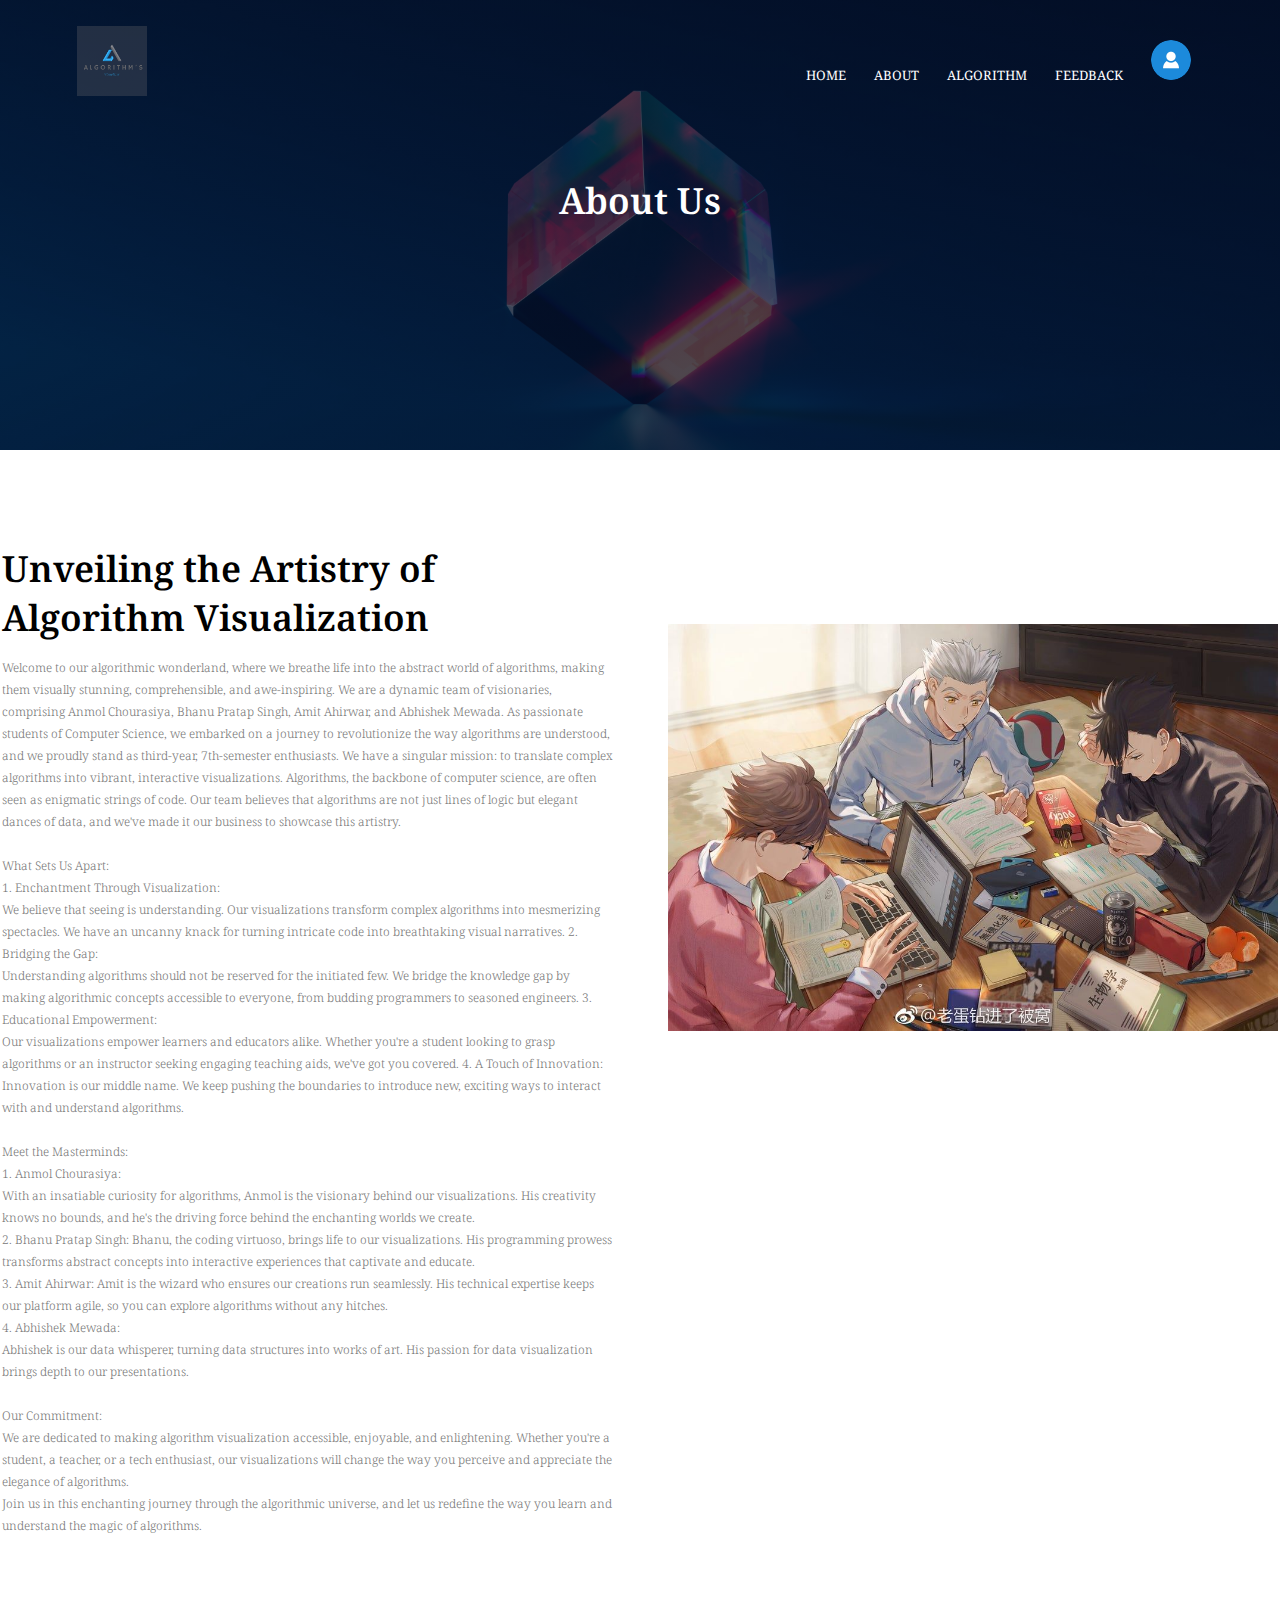
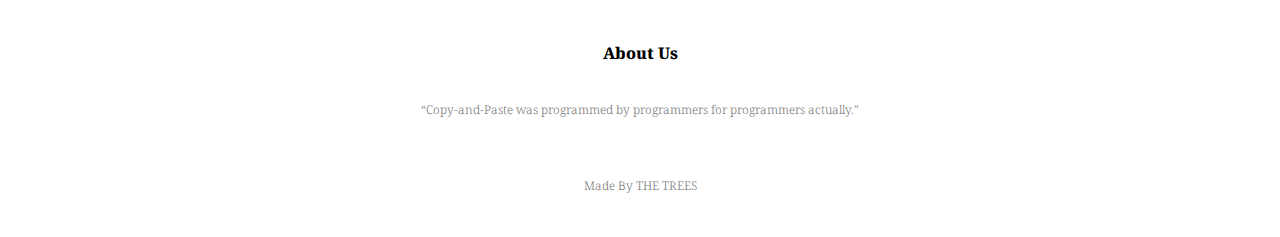
<file: about.html>
<!DOCTYPE html>
<html lang="en">

<head>
  <meta charset="UTF-8" />
  <meta http-equiv="X-UA-Compatible" content="IE=edge" />
  <meta name="viewport" content="width=device-width, initial-scale=1.0" />
  <title>University Website</title>
  <link rel="stylesheet" href="style.css" />
  <link rel="preconnect" href="https://fonts.googleapis.com" />
  <link rel="preconnect" href="https://fonts.gstatic.com" crossorigin />
  <link href="https://fonts.googleapis.com/css2?family=Noto+Serif:ital,wght@0,400;0,700;1,400;1,700&display=swap"
    rel="stylesheet" />
  <link rel="stylesheet" href="https://cdnjs.cloudflare.com/ajax/libs/font-awesome/6.2.1/css/all.min.css"
    integrity="sha512-MV7K8+y+gLIBoVD59lQIYicR65iaqukzvf/nwasF0nqhPay5w/9lJmVM2hMDcnK1OnMGCdVK+iQrJ7lzPJQd1w=="
    crossorigin="anonymous" referrerpolicy="no-referrer" />

<body>
  <section class="sub-header">
    <nav>
      <a href="index.html"><img src="./images/test2.png" alt="" class="logo-image" /></a>
      <div class="nav-links" id="navLinks">
        <i class="fa-solid fa fa-xmark" onclick="hideMenu()"></i>
        <ul>
          <li><a href="./index.html">HOME</a></li>
          <li><a href="./about.html">ABOUT</a></li>
          <li><a href="./course.html">ALGORITHM</a></li>
          <li><a href="./contact.html">FEEDBACK</a></li>
          <li><a href="./login.html"><img src="./images/login.png" alt="" class="login-img"></a></li>
        </ul>
      </div>
      <i class="fa-solid fa fa-bars" onclick="showMenu()"></i>
    </nav>
    <h1>About Us</h1>
  </section>

  <!-- about us content -->

  <section class="about-us">
    <div class="row">
      <div class="about-col">
        <h1>Unveiling the Artistry of Algorithm Visualization</h1>
        <p>Welcome to our algorithmic wonderland, where we breathe life into the abstract world of algorithms, making
          them visually
          stunning, comprehensible, and awe-inspiring. We are a dynamic team of visionaries, comprising Anmol
          Chourasiya, Bhanu
          Pratap Singh, Amit Ahirwar, and Abhishek Mewada. As passionate students of Computer Science, we embarked on a
          journey to
          revolutionize the way algorithms are understood, and we proudly stand as third-year, 7th-semester enthusiasts.

          We have a singular mission: to translate complex algorithms into vibrant, interactive
          visualizations. Algorithms, the backbone of computer science, are often seen as enigmatic strings of code. Our
          team
          believes that algorithms are not just lines of logic but elegant dances of data, and we've made it our
          business to
          showcase this artistry.<br><br>

          What Sets Us Apart:<br>

          1. Enchantment Through Visualization:<br>
          We believe that seeing is understanding. Our visualizations transform complex algorithms into mesmerizing
          spectacles. We
          have an uncanny knack for turning intricate code into breathtaking visual narratives.

          2. Bridging the Gap:<br>
          Understanding algorithms should not be reserved for the initiated few. We bridge the knowledge gap by making
          algorithmic
          concepts accessible to everyone, from budding programmers to seasoned engineers.

          3. Educational Empowerment:<br>
          Our visualizations empower learners and educators alike. Whether you're a student looking to grasp algorithms
          or an
          instructor seeking engaging teaching aids, we've got you covered.

          4. A Touch of Innovation:<br>
          Innovation is our middle name. We keep pushing the boundaries to introduce new, exciting ways to interact with
          and
          understand algorithms.<br><br>

          Meet the Masterminds:<br>

          1. Anmol Chourasiya:<br>
          With an insatiable curiosity for algorithms, Anmol is the visionary behind our visualizations. His creativity
          knows no
          bounds, and he's the driving force behind the enchanting worlds we create.<br>

          2. Bhanu Pratap Singh:
          Bhanu, the coding virtuoso, brings life to our visualizations. His programming prowess transforms abstract
          concepts into
          interactive experiences that captivate and educate.<br>

          3. Amit Ahirwar:
          Amit is the wizard who ensures our creations run seamlessly. His technical expertise keeps our platform agile,
          so you
          can explore algorithms without any hitches.<br>

          4. Abhishek Mewada:<br>
          Abhishek is our data whisperer, turning data structures into works of art. His passion for data visualization
          brings
          depth to our presentations.<br><br>

          Our Commitment:<br>
          We are dedicated to making algorithm visualization accessible, enjoyable, and enlightening. Whether you're a
          student, a
          teacher, or a tech enthusiast, our visualizations will change the way you perceive and appreciate the elegance
          of
          algorithms.<br>

          Join us in this enchanting journey through the algorithmic universe, and let us redefine the way you learn and
          understand the magic of algorithms. </p>
      </div>
      <div class="about-col">
        <img src="images/weOur.jpg" alt="">
      </div>
    </div>
  </section>



  <section class="footer">
    <h4>About Us</h4>
    <p>“Copy-and-Paste was programmed by programmers for programmers actually.”</p>
    <div class="icons">
      <i class="fa-brands fa-facebook"></i>
      <i class="fa-brands fa-twitter"></i>
      <i class="fa-brands fa-instagram"></i>
      <i class="fa-brands fa-linkedin"></i>
    </div>
    <p>Made By <i class="fa-solid fa-heart"></i> THE TREES</p>
  </section>

  <script src="script.js"></script>
</body>

</html>
</file>
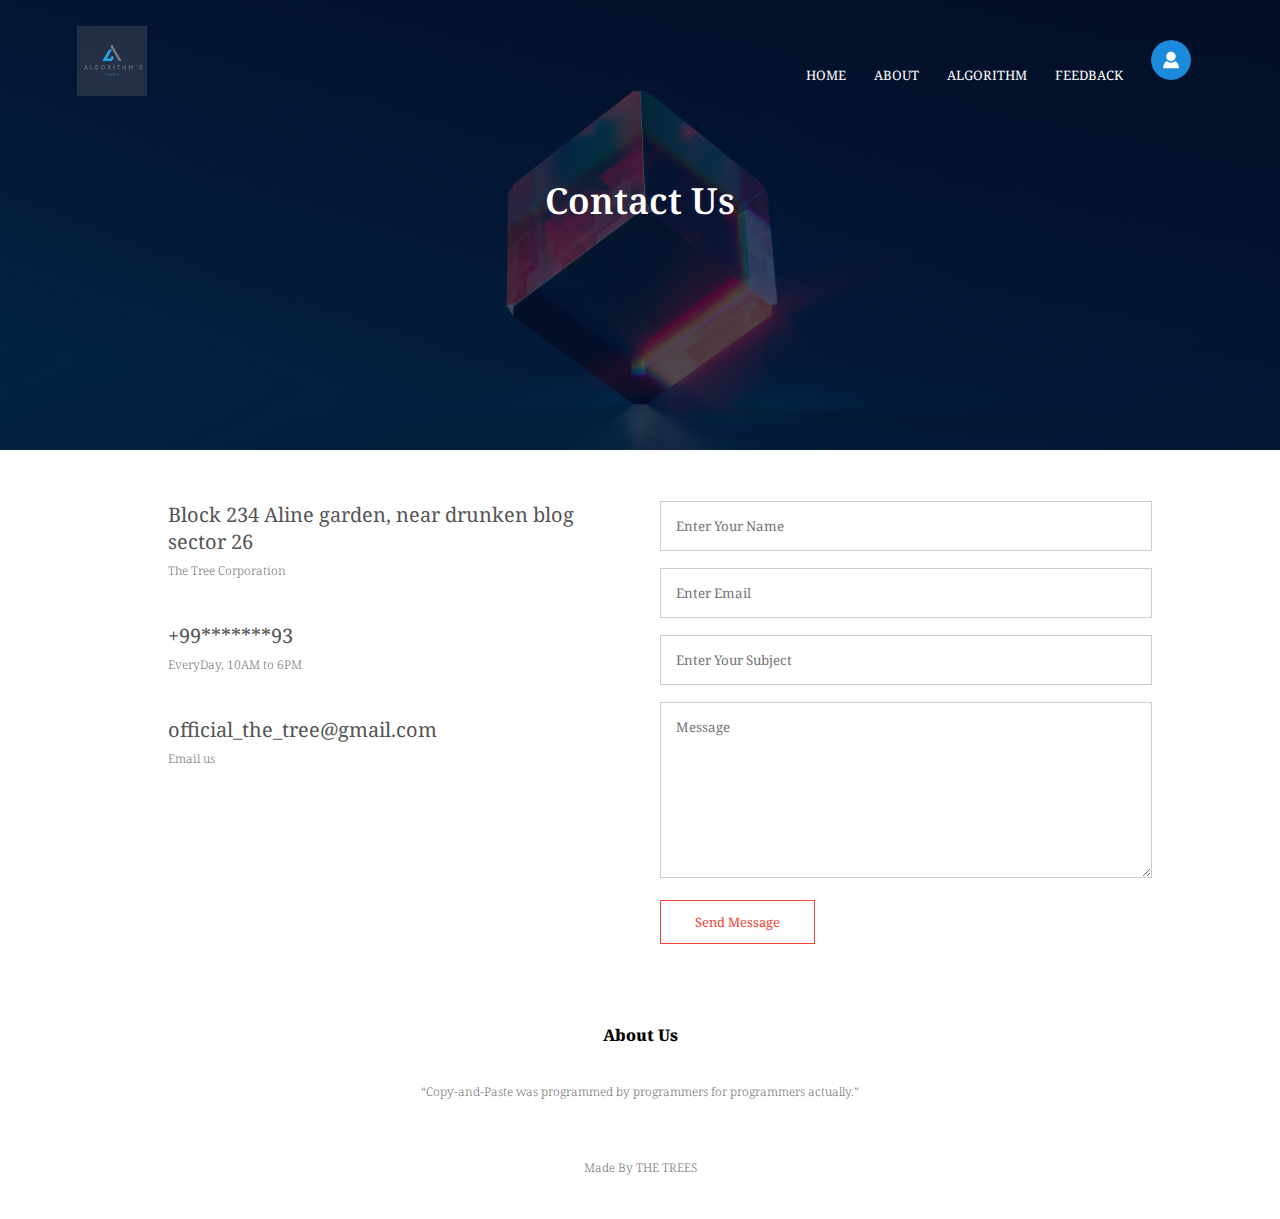
<file: contact.html>
<!DOCTYPE html>
<html lang="en">

<head>
  <meta charset="UTF-8" />
  <meta http-equiv="X-UA-Compatible" content="IE=edge" />
  <meta name="viewport" content="width=device-width, initial-scale=1.0" />
  <title>Algorithm Visualizer</title>
  <link rel="stylesheet" href="style.css" />
  <link rel="preconnect" href="https://fonts.googleapis.com" />
  <link rel="preconnect" href="https://fonts.gstatic.com" crossorigin />
  <link href="https://fonts.googleapis.com/css2?family=Noto+Serif:ital,wght@0,400;0,700;1,400;1,700&display=swap"
    rel="stylesheet" />
  <link rel="stylesheet" href="https://cdnjs.cloudflare.com/ajax/libs/font-awesome/6.2.1/css/all.min.css"
    integrity="sha512-MV7K8+y+gLIBoVD59lQIYicR65iaqukzvf/nwasF0nqhPay5w/9lJmVM2hMDcnK1OnMGCdVK+iQrJ7lzPJQd1w=="
    crossorigin="anonymous" referrerpolicy="no-referrer" />

<body>
  <section class="sub-header">
    <nav>
      <a href="index.html"><img src="./images/test2.png" alt="" class="logo-image" /></a>
      <div class="nav-links" id="navLinks">
        <i class="fa-solid fa fa-xmark" onclick="hideMenu()"></i>
        <ul>
          <li><a href="./index.html">HOME</a></li>
          <li><a href="./about.html">ABOUT</a></li>
          <li><a href="./course.html">ALGORITHM</a></li>
          <li><a href="./contact.html">FEEDBACK</a></li>
          <li><a href="./login.html"><img src="./images/login.png" alt="" class="login-img"></a>
          </li>
        </ul>
      </div>
      <i class="fa-solid fa fa-bars" onclick="showMenu()"></i>
    </nav>
    <h1>Contact Us</h1>
  </section>



  <!--------contact us--------->

  <section class="contact-us">
    <div class="row">
      <div class="contact-col">
        <div>
          <i class="fa-solid fa-house"></i>
          <span>
            <h5>Block 234 Aline garden, near drunken blog sector 26</h5>
            <p>The Tree Corporation</p>
          </span>
        </div>
        <div>
          <i class="fa-solid fa-phone"></i>
          <span>
            <h5>+99*******93</h5>
            <p>EveryDay, 10AM to 6PM</p>
          </span>
        </div>
        <div>
          <i class="fa-solid fa-envelope"></i>
          <span>
            <h5>official_the_tree@gmail.com</h5>
            <p>Email us </p>
          </span>
        </div>
      </div>
      <div class="contact-col">
        <form action="form-handler.php" method="post">
          <input type="text" name="name" placeholder="Enter Your Name" required>
          <input type="email" name="email" placeholder="Enter Email" required>
          <input type="text" name="subject" placeholder="Enter Your Subject" required>
          <textarea rows="8" name="message" placeholder="Message" required></textarea>
          <button type="submit" class="hero-btn red-btn">Send Message</button>

        </form>
      </div>
    </div>
  </section>





  <section class="footer">
    <h4>About Us</h4>
    <p>“Copy-and-Paste was programmed by programmers for programmers actually.”</p>
    <div class="icons">
      <i class="fa-brands fa-facebook"></i>
      <i class="fa-brands fa-twitter"></i>
      <i class="fa-brands fa-instagram"></i>
      <i class="fa-brands fa-linkedin"></i>
    </div>
    <p>Made By <i class="fa-solid fa-heart"></i> THE TREES</p>
  </section>

  <script src="script.js"></script>
</body>

</html>
</file>
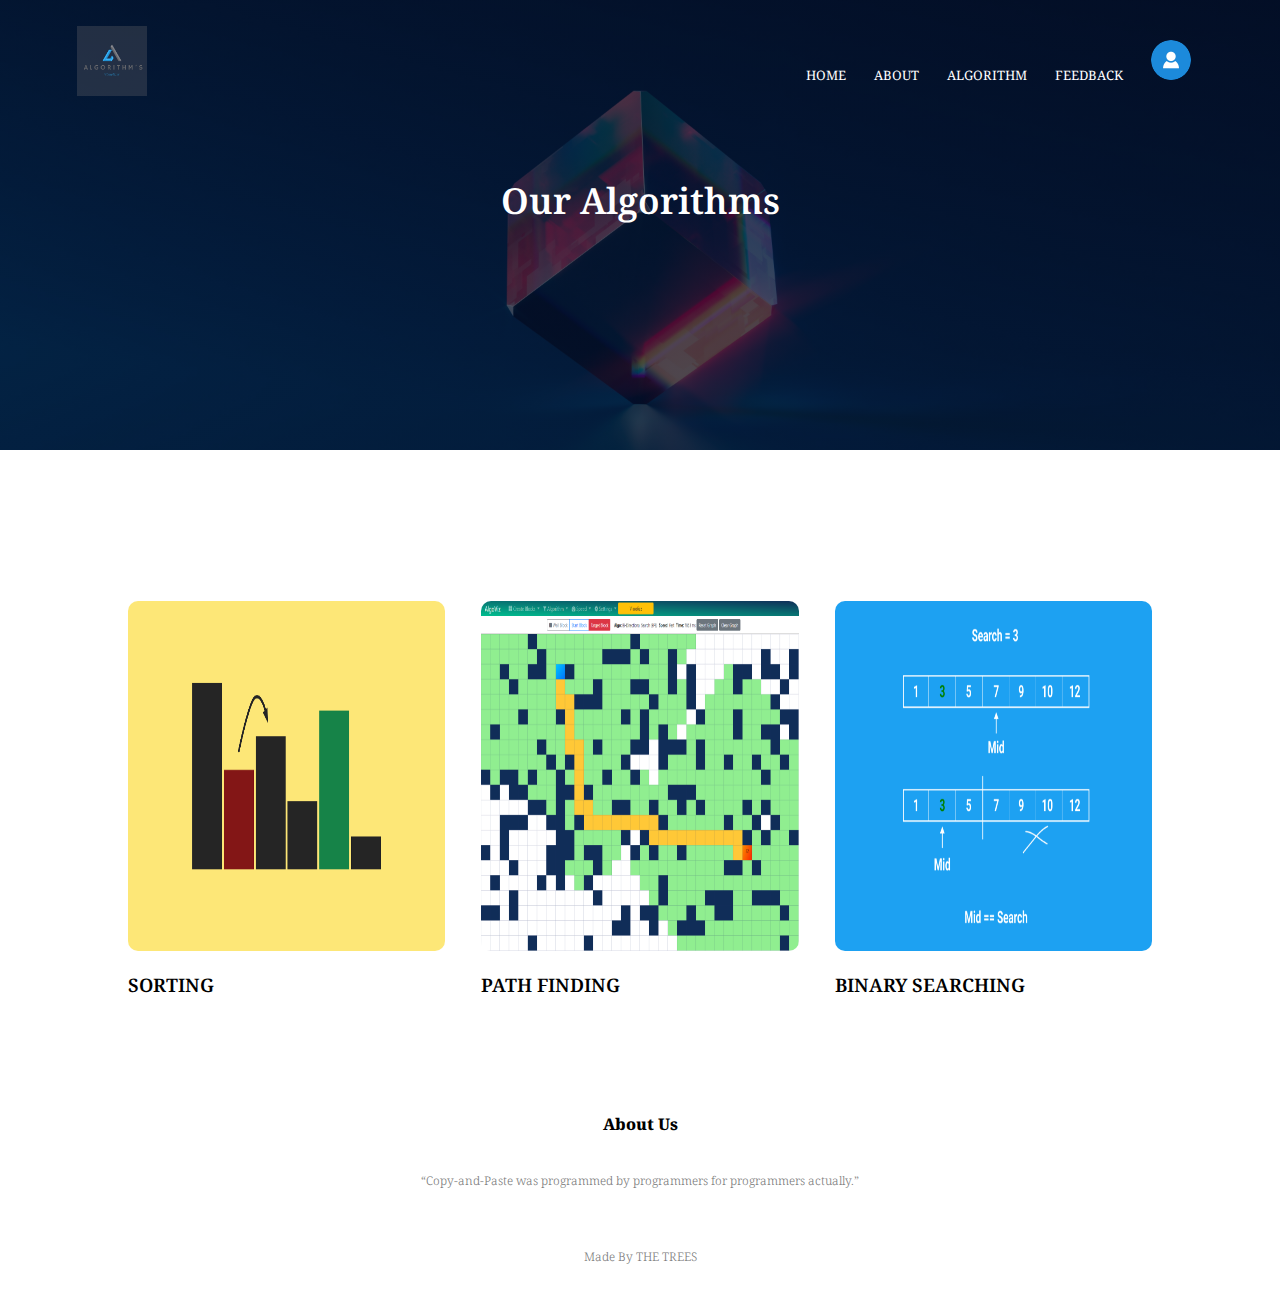
<file: course.html>
<!DOCTYPE html>
<html lang="en">

<head>
  <meta charset="UTF-8" />
  <meta http-equiv="X-UA-Compatible" content="IE=edge" />
  <meta name="viewport" content="width=device-width, initial-scale=1.0" />
  <title>Algorithm Visualizer</title>
  <link rel="stylesheet" href="style.css" />
  <link rel="preconnect" href="https://fonts.googleapis.com" />
  <link rel="preconnect" href="https://fonts.gstatic.com" crossorigin />
  <link href="https://fonts.googleapis.com/css2?family=Noto+Serif:ital,wght@0,400;0,700;1,400;1,700&display=swap"
    rel="stylesheet" />
  <link rel="stylesheet" href="https://cdnjs.cloudflare.com/ajax/libs/font-awesome/6.2.1/css/all.min.css"
    integrity="sha512-MV7K8+y+gLIBoVD59lQIYicR65iaqukzvf/nwasF0nqhPay5w/9lJmVM2hMDcnK1OnMGCdVK+iQrJ7lzPJQd1w=="
    crossorigin="anonymous" referrerpolicy="no-referrer" />

<body>
  <section class="sub-header">
    <nav>
      <a href="index.html"><img src="./images/test2.png" alt="" class="logo-image" /></a>
      <div class="nav-links" id="navLinks">
        <i class="fa-solid fa fa-xmark" onclick="hideMenu()"></i>
        <ul>
          <li><a href="./index.html">HOME</a></li>
          <li><a href="./about.html">ABOUT</a></li>
          <li><a href="./course.html">ALGORITHM</a></li>
          <li><a href="./contact.html">FEEDBACK</a></li>
          <li><a href="./login.html"><img src="./images/login.png" alt="" class="login-img"></a>
          </li>
        </ul>
      </div>
      <i class="fa-solid fa fa-bars" onclick="showMenu()"></i>
    </nav>
    <h1>Our Algorithms</h1>
  </section>

  <!----- facitlities------->

  <section class="facilities">
    <div class="row">
      <div class="facilities-col">
        <img src="./images/Sorting.png" alt="" class="algo-img">
        <h3>SORTING</h3>
      </div>
      <div class="facilities-col">
        <img src="./images/path.png" alt="" class="algo-img">
        <h3>PATH FINDING</h3>
      </div>
      <div class="facilities-col">
        <img src="./images/binary.png" alt="" class="algo-img">
        <h3>BINARY SEARCHING</h3>
      </div>
    </div>
  </section>

  <!--end facilities-->

  <section class="footer">
    <h4>About Us</h4>
    <p>“Copy-and-Paste was programmed by programmers for programmers actually.”</p>
    <div class="icons">
      <i class="fa-brands fa-facebook"></i>
      <i class="fa-brands fa-twitter"></i>
      <i class="fa-brands fa-instagram"></i>
      <i class="fa-brands fa-linkedin"></i>
    </div>
    <p>Made By <i class="fa-solid fa-heart"></i> THE TREES</p>
  </section>

  <script src="script.js"></script>
</body>

</html>
</file>
<file: style.css>
* {
  font-family: "Noto Serif", serif;
  margin: 0;
  padding: 0;
  box-sizing: border-box;
}
.login-img {
  border-radius: 50%;
  width: 40px;
  height: 40px;
}
.logo-image {
  width: 70px;
  height: 70px;
  background-color: #79747446;
}
.algo-img {
  height: 350px;
  width: 350px;
  border-radius: 50%;
}
.header {
  min-height: 100vh;
  width: 100%;
  background-image: linear-gradient(rgba(4, 9, 30, 0.7), rgba(4, 9, 30, 0.7)),
    url(./images/banner.png);
  background-position: center;
  background-size: cover;
  position: relative;
}

nav {
  display: flex;
  padding: 2% 6%;
  justify-content: space-between;
  align-items: center;
}
nav img {
  width: 150px;
}
.nav-links {
  flex: 1;
  text-align: right;
}

.nav-links ul li {
  list-style: none;
  display: inline-block;
  padding: 8px 12px;
  position: relative;
}
.nav-links ul li a {
  color: #fff;
  text-decoration: none;
  font-size: 13px;
}
.nav-links ul li::after {
  content: "";
  width: 0%;
  height: 2px;
  background: #f44336;
  display: block;
  margin: auto;
  transition: 0.5s;
}
.nav-links ul li:hover::after {
  width: 100%;
}
.text-box {
  position: absolute;
  top: 50%;
  right: 50%;
  transform: translate(50%, -50%);
  text-align: center;
  color: #fff;
  width: 90%;
}
.text-box h1 {
  font-size: 48px;
}
.text-box p {
  margin: 10px 0 40px;
  font-size: 14px;
}
.hero-btn {
  display: inline-block;
  text-decoration: none;
  color: #fff;
  border: 1px solid #fff;
  padding: 12px 34px;
  font-size: 13px;
  background-color: transparent;
  position: relative;
  cursor: pointer;
}
.hero-btn:hover {
  border: 1px solid #f44336;
  background: #f44336;
  transition: 1s;
  color: #fff;
}
nav .fa {
  display: none;
}
@media (max-width: 700px) {
  .text-box h1 {
    font-size: 20px;
  }
  .nav-links ul li {
    display: block;
  }
  .nav-links {
    position: absolute;
    background: #f44336;
    height: 100vh;
    width: 200px;
    top: -800px;
    right: 0px;
    text-align: left;
    z-index: 2;
    transition: 0.7s;
  }
  nav .fa {
    display: block;
    color: #fff;
    margin: 10px;
    font-size: 22px;
    cursor: pointer;
  }
  .nav-links ul {
    padding: 30px;
  }
}

/* course */

.course {
  width: 80%;
  margin: auto;
  text-align: center;
  padding-top: 100px;
}
h1 {
  font-size: 36px;
  font-weight: 600;
}
p {
  color: #777;
  font-size: 12px;
  font-weight: 300;
  line-height: 22px;
  padding: 10px;
}
.row {
  margin-top: 5%;
  display: flex;
  justify-content: space-between;
}
.course-col {
  flex-basis: 31%;
  background-color: #fff3f3;
  border-radius: 10px;
  margin-bottom: 5%;
  padding: 20px 12px;
  box-sizing: border-box;
  transition: 0.5s;
}
h3 {
  text-align: center;
  font-weight: 600;
  margin: 10px 0;
}
.course-col:hover {
  box-shadow: 0 0 20px 0px rgba(0, 0, 0, 0.2);
}
@media (max-width: 700px) {
  .row {
    flex-direction: column;
  }
}

/* campus */

.campus {
  width: 80%;
  margin: auto;
  text-align: center;
  padding-top: 50px;
}
.campus-col {
  flex-basis: 32%;
  border-radius: 10px;
  margin-bottom: 30px;
  position: relative;
  overflow: hidden;
}
.campus-col img {
  width: 100%;
  display: block;
}
.layer {
  background: transparent;
  height: 100%;
  width: 100%;
  position: absolute;
  top: 0;
  left: 0;
  transition: 0.5s;
}
.layer:hover {
  background: rgba(226, 0, 0, 0.7);
}
.layer h3 {
  width: 100%;
  font-weight: 300;
  color: #fff;
  font-size: 20px;
  bottom: 0;
  left: 50%;
  transform: translateX(-50%);
  position: absolute;
  opacity: 0;
  transition: 0.5s;
}
.layer:hover h3 {
  bottom: 49%;
  opacity: 1;
}
/* facilities */
.facilities {
  width: 80%;
  margin: auto;
  text-align: center;
  padding-top: 100px;
}
.facilities-col {
  flex-basis: 31%;
  border-radius: 10px;
  margin-bottom: 5%;
  text-align: left;
}
.facilities-col img {
  width: 100%;
  border-radius: 10px;
}
.facilities-col p {
  padding: 0;
}
.facilities-col h3 {
  margin-top: 16px;
  margin-bottom: 15px;
  text-align: left;
}

/* tetimonials */

.testimonials {
  width: 80%;
  margin: auto;
  padding-top: 100px;
  text-align: center;
}
.testimonial-col {
  flex-basis: 44%;
  border-radius: 10px;
  margin-bottom: 5%;
  text-align: left;
  background: #fff3f3;
  padding: 25px;
  cursor: pointer;
  display: flex;
}
.testimonial-col img {
  height: 40px;
  margin-left: 5px;
  margin-right: 30px;
  border-radius: 50%;
}
.testimonial-col p {
  padding: 0;
}
.testimonial-col h3 {
  margin-top: 15px;
  text-align: left;
}
.testimonial-col i {
  color: #f44336;
}
@media (max-width: 700px) {
  .testimonial-col img {
    margin-left: 0px;
    margin-right: 15px;
  }
}

/* call to action */

.cta {
  margin: 100px auto;
  width: 80%;
  background-image: linear-gradient(rgba(4, 9, 30, 0.7), rgba(4, 9, 30, 0.7)),
    url(./images/banner2.jpg);
  background-position: center;
  background-size: cover;
  border-radius: 10px;
  text-align: center;
  padding: 100px 0;
}
.cta h1 {
  color: #fff;
  margin-bottom: 40px;
  padding: 0;
}
@media (max-width: 700px) {
  .cta h1 {
    font-size: 20px;
  }
}

/* 
footer */

.footer {
  width: 100%;
  text-align: center;
  padding: 30px 0;
}
.footer h4 {
  margin-bottom: 25px;
  margin-top: 20px;
  font-weight: 800;
}
.icons i {
  color: #f44336;
  margin: 0 13px;
  cursor: pointer;
  padding: 18px 0;
  font-size: 25px;
}
.fa-heart {
  color: #f44336;
}

/* -----ABOUT US START HERE --------*/

.sub-header {
  height: 50vh;
  width: 100%;
  background-image: linear-gradient(rgba(4, 9, 30, 0.7), rgba(4, 9, 30, 0.7)),
    url(./images/back.jpg);
  background-position: center;
  background-size: cover;
  text-align: center;
  color: #fff;
}
.sub-header h1 {
  margin-top: 50px;
}
.about-us img {
  width: 80%;
  margin: auto;
  padding-top: 80px;
  padding-bottom: 50px;
}
.about-col {
  flex-basis: 48%;
  padding: 30px 2px;
}
.about-col img {
  width: 100%;
}
.about-col h1 {
  padding-top: 0;
}
.about-col p {
  padding: 15px 0 25px;
}
.red-btn {
  border: 1px solid #f44336;
  background: transparent;
  color: #f44336;
}
.red-btn:hover {
  color: #fff;
}

/* blog content  */

.blog-content {
  width: 80%;
  margin: auto;
  padding: 60px 0;
}
.blog-left {
  flex-basis: 65%;
}
.blog-left img {
  width: 100%;
}
.blog-left h2 {
  color: #222;
  font-weight: 600;
  margin: 30px 0;
}
.blog-left p {
  color: #999;
  padding: 0;
}
.blog-right {
  flex-basis: 32%;
}
.blog-right h3 {
  background: #f44336;
  color: #fff;
  padding: 7px 0;
  font-size: 16px;
  margin-bottom: 20px;
}
.blog-right div {
  display: flex;
  align-items: center;
  justify-content: space-between;
  color: #555;
  padding: 8px;
  box-sizing: border-box;
}
.comment-box {
  border: 1px solid #ccc;
  margin: 50px 0;
  padding: 10px 20px;
}
.comment-box h3 {
  text-align: left;
}
.comment-form input,
.comment-form textarea {
  width: 100%;
  padding: 10px;
  margin: 15px 0;
  box-sizing: border-box;
  border: none;
  outline: none;
  background: #f0f0f0;
}
.comment-form button {
  margin: 10px 0;
}

@media (max-width: 700px) {
  .sub-header h1 {
    font-size: 20px;
  }
}

/* contact us page */

.location {
  width: 80%;
  margin: auto;
  padding: 80px 0;
}
.location iframe {
  width: 100%;
}
.contact-us {
  width: 80%;
  margin: auto;
}
.contact-col {
  flex-basis: 48%;
  margin-bottom: 30px;
}
.contact-col div {
  display: flex;
  align-items: center;
  margin-bottom: 40px;
}
.contact-col div i {
  font-size: 28px;
  color: #f44336;
  margin: 10px;
  margin-right: 30px;
}
.contact-col div p {
  padding: 0;
}
.contact-col div h5 {
  font-size: 20px;
  margin-bottom: 5px;
  color: #555;
  font-weight: 400;
}
.contact-col input,
.contact-col textarea {
  width: 100%;
  padding: 15px;
  margin-bottom: 17px;
  outline: none;
  border: 1px solid #ccc;
  box-sizing: border-box;
}
</file>
